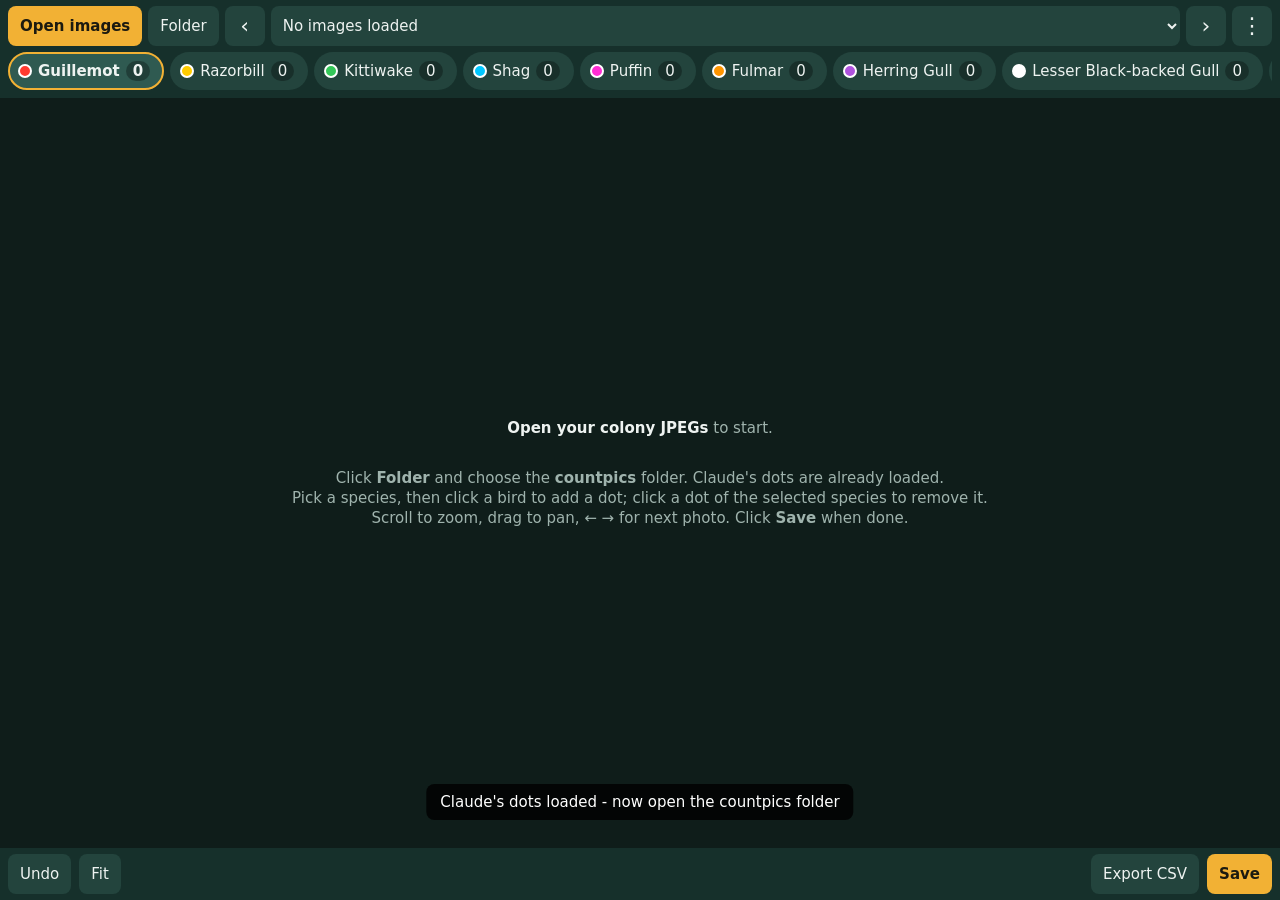
<file: trainer/editor/index.html>
<!doctype html>
<html lang="en">
<head>
<meta charset="utf-8">
<meta name="viewport" content="width=device-width, initial-scale=1, viewport-fit=cover">
<meta name="theme-color" content="#16302b">
<meta name="apple-mobile-web-app-capable" content="yes">
<meta name="apple-mobile-web-app-status-bar-style" content="black-translucent">
<title>Colony Counter</title>

<link rel="icon" href="icons/icon-192.png">
<link rel="apple-touch-icon" href="icons/icon-192.png">
<link rel="stylesheet" href="styles.css">
</head>
<body>
<header class="bar top">
  <div class="row">
    <label class="btn primary" title="Choose JPEG files">
      Open images
      <input id="fileInput" type="file" accept="image/jpeg,image/png,.jpg,.jpeg,.png" multiple hidden>
    </label>
    <label class="btn" id="folderBtn" title="Choose a whole folder">
      Folder
      <input id="folderInput" type="file" webkitdirectory directory multiple hidden>
    </label>
    <button class="btn icon" id="prevBtn" aria-label="Previous image">&#8249;</button>
    <select id="imageSelect" aria-label="Image"><option value="">No images loaded</option></select>
    <button class="btn icon" id="nextBtn" aria-label="Next image">&#8250;</button>
    <button class="btn icon" id="menuBtn" aria-label="More">&#8942;</button>
  </div>
  <div class="row species" id="speciesBar" role="radiogroup" aria-label="Species"></div>
</header>

<main id="stage">
  <canvas id="canvas"></canvas>
  <div id="empty" class="empty">
    <p><strong>Open your colony JPEGs</strong> to start.</p>
    <p>Click <b>Folder</b> and choose the <b>countpics</b> folder. Claude's dots are already loaded.<br>Pick a species, then click a bird to add a dot; click a dot of the selected species to remove it.<br>
       Scroll to zoom, drag to pan, ← → for next photo. Click <b>Save</b> when done.</p>
  </div>
</main>

<footer class="bar bottom">
  <button class="btn" id="undoBtn">Undo</button>
  <button class="btn" id="fitBtn">Fit</button>
  <span id="status" class="status"></span>
  <button class="btn" id="exportBtn">Export CSV</button>
  <button class="btn primary" id="saveBtn">Save</button>
</footer>

<dialog id="menu">
  <form method="dialog">
    <h2>Options</h2>
    <button class="btn wide" value="points">Export point locations (CSV)</button>
    <button class="btn wide" value="backup">Back up all data (JSON)</button>
    <label class="btn wide">Restore from backup…
      <input id="restoreInput" type="file" accept="application/json,.json" hidden>
    </label>
    <button class="btn wide" value="species">Edit species list</button>
    <button class="btn wide danger" value="clearImage">Clear dots on this image</button>
    <button class="btn wide danger" value="clearAll">Clear ALL data</button>
    <button class="btn wide" value="close">Close</button>
  </form>
</dialog>

<dialog id="speciesDlg">
  <form method="dialog">
    <h2>Species list</h2>
    <p class="hint">One species per line. Existing dots keep their species name.</p>
    <textarea id="speciesText" rows="10"></textarea>
    <div class="row end">
      <button class="btn" value="reset">Restore defaults</button>
      <button class="btn" value="cancel">Cancel</button>
      <button class="btn primary" value="save">Save</button>
    </div>
  </form>
</dialog>

<script src="start_dots.js"></script>
<script src="app.js"></script>
</body>
</html>
</file>
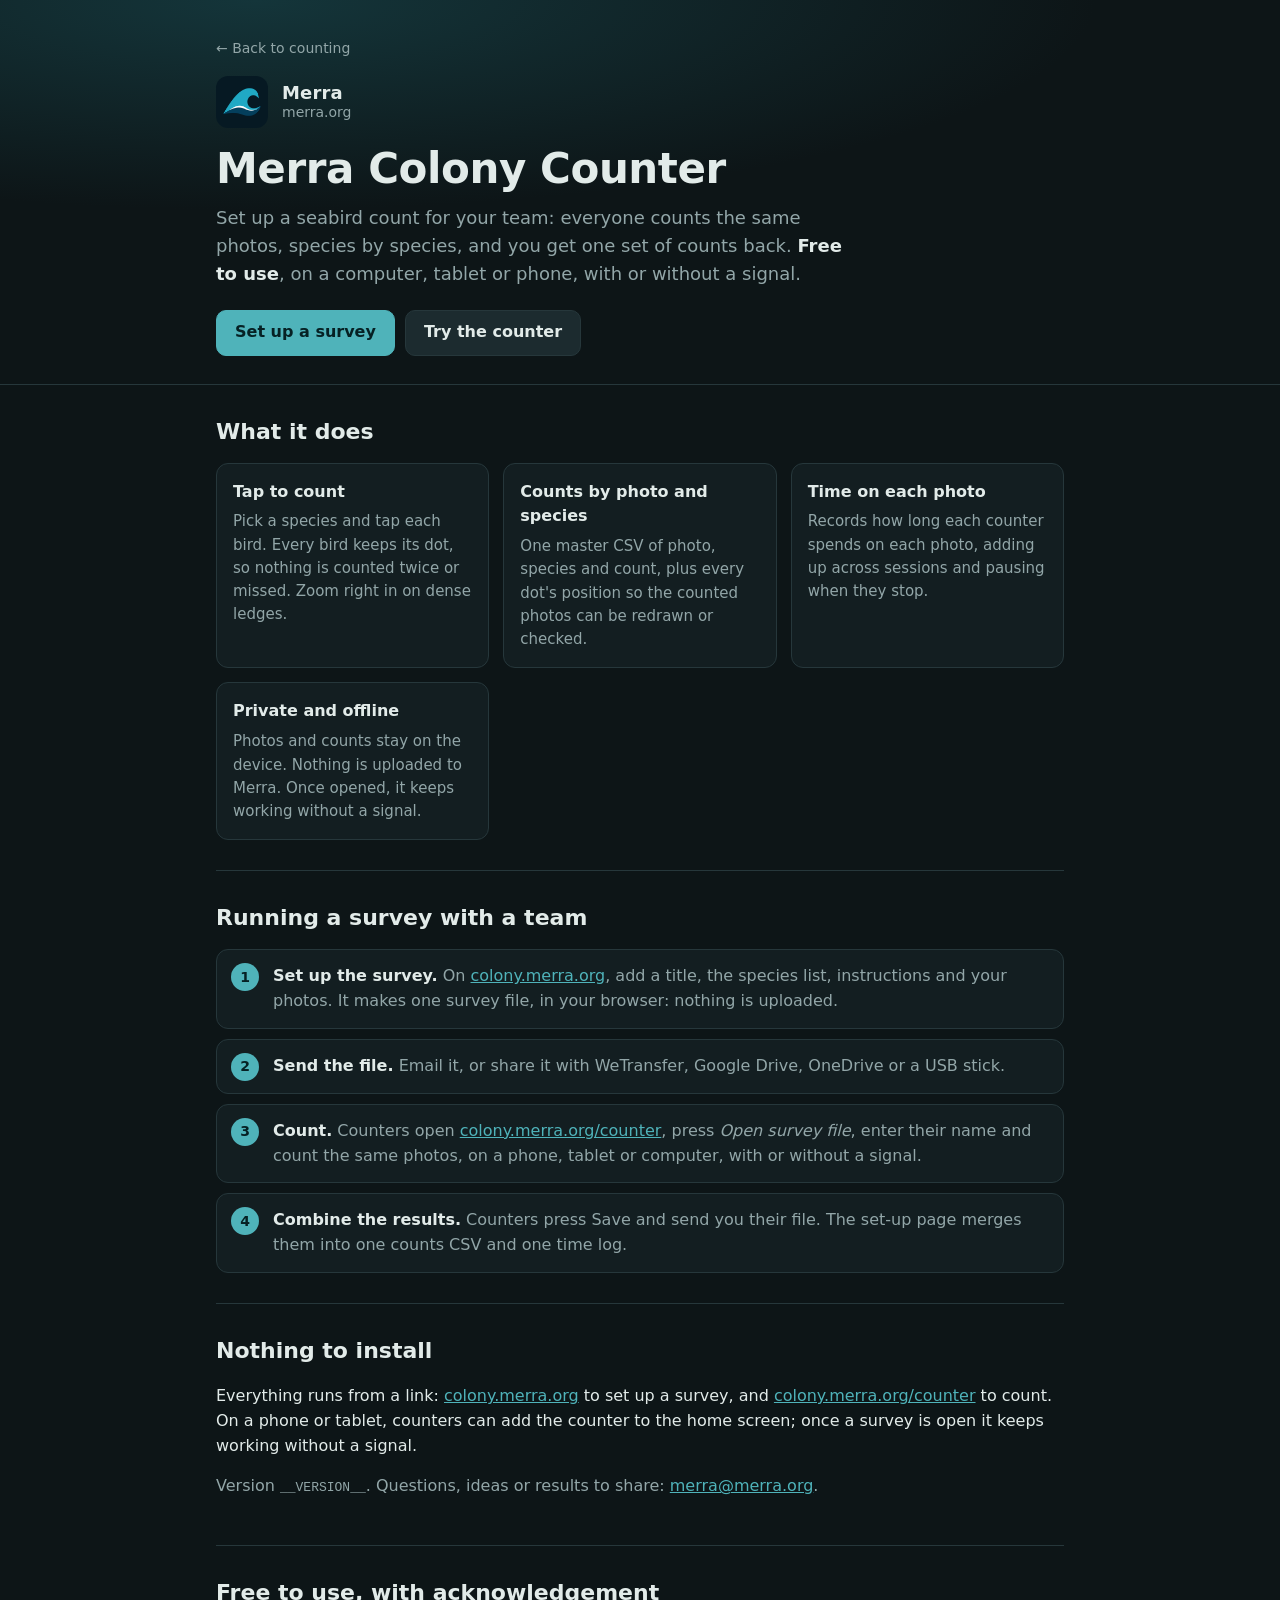
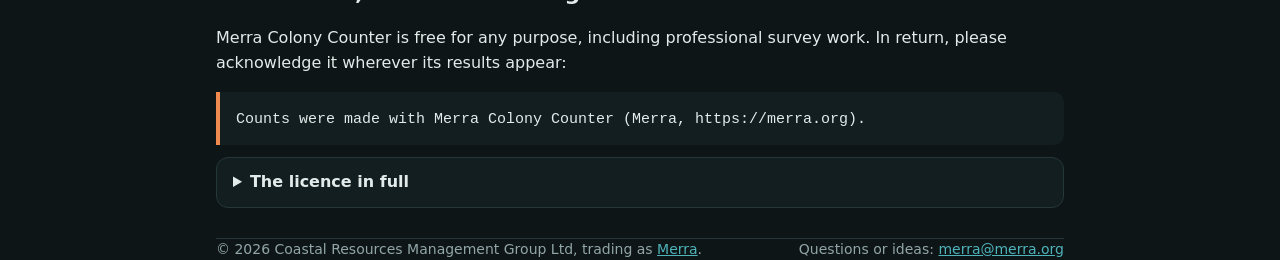
<file: app/about.html>
<!doctype html>
<html lang="en">
<head>
<meta charset="utf-8">
<meta name="viewport" content="width=device-width, initial-scale=1, viewport-fit=cover">
<meta name="theme-color" content="#131e21">
<meta name="description" content="Merra Colony Counter: a free tool for counting seabirds in colony photos, by species, with time logs and CSV export. Build a survey, send it to your counters, combine the results.">
<title>Merra Colony Counter</title>
<link rel="icon" href="icons/merra-favicon-64.png">
<link rel="apple-touch-icon" href="icons/merra-apple-touch-180.png">
<style>
  :root { --bg:#0d1517; --panel:#131e21; --soft:#1c2b2f; --line:#26373b; --fg:#e2ebe9; --muted:#92a6a8;
          --sea:#4fb3ba; --sea-ink:#062124; --buoy:#f08a4f; }
  * { box-sizing: border-box; }
  html { -webkit-text-size-adjust: 100%; }
  body { margin:0; background:var(--bg); color:var(--fg); font:16px/1.55 system-ui,-apple-system,"Segoe UI",Roboto,sans-serif; }
  a { color: var(--sea); }
  .wrap { max-width: 880px; margin: 0 auto; padding: 0 16px; }
  header.hero { padding: 36px 0 28px; border-bottom: 1px solid var(--line);
    background: radial-gradient(1200px 300px at 20% 0%, #14353a 0%, transparent 70%); }
  [hidden] { display:none !important; }
  .back { display:inline-block; margin-bottom:16px; color: var(--muted); text-decoration:none; font-size:14px; }
  .back:hover { color: var(--fg); }
  .mark { display:flex; align-items:center; gap:14px; margin-bottom:18px; text-decoration:none; color:var(--fg); }
  .mark img { width:52px; height:52px; border-radius:12px; }
  .mark span { font-size:14px; color:var(--muted); line-height:1.25; }
  .mark b { display:block; color:var(--fg); font-size:18px; letter-spacing:.01em; }
  h1 { font-size: clamp(28px, 5vw, 42px); line-height:1.1; margin: 0 0 12px; letter-spacing:-.01em; }
  .lead { font-size: 18px; color: var(--muted); margin: 0 0 22px; max-width: 640px; }
  .lead b { color: var(--fg); }
  .actions { display:flex; flex-wrap:wrap; gap:10px; }
  .btn { display:inline-flex; align-items:center; justify-content:center; gap:8px; min-height:46px; padding: 0 18px;
    border-radius:10px; background:var(--soft); color:var(--fg); text-decoration:none; font-weight:600; border:1px solid var(--line); }
  .btn:hover { border-color: var(--sea); }
  .btn.primary { background:var(--sea); color:var(--sea-ink); border-color:var(--sea); }
  .btn small { font-weight:500; opacity:.75; }
  section { padding: 30px 0; border-bottom: 1px solid var(--line); }
  h2 { font-size: 22px; margin: 0 0 14px; }
  .grid { display:grid; grid-template-columns: repeat(auto-fit, minmax(240px, 1fr)); gap: 14px; }
  .card { background: var(--panel); border:1px solid var(--line); border-radius: 12px; padding: 16px; }
  .card h3 { margin: 0 0 6px; font-size: 16px; }
  .card p { margin: 0; color: var(--muted); font-size: 15px; }
  ol.flow { margin:0; padding:0; list-style:none; counter-reset: s; display:grid; gap:10px; }
  ol.flow li { counter-increment: s; background:var(--panel); border:1px solid var(--line); border-radius:12px; padding:14px 14px 14px 56px; position:relative; }
  ol.flow li::before { content: counter(s); position:absolute; left:14px; top:13px; width:28px; height:28px; border-radius:50%;
    background:var(--sea); color:var(--sea-ink); font-weight:700; display:grid; place-items:center; font-size:14px; }
  ol.flow b { color: var(--fg); }
  ol.flow span { color: var(--muted); }
  .dl { display:flex; flex-wrap:wrap; align-items:center; justify-content:space-between; gap:12px; }
  .dl + .dl { margin-top: 12px; }
  .dl p { margin: 2px 0 0; color: var(--muted); font-size: 14px; }
  .cite { background: var(--panel); border-left: 4px solid var(--buoy); padding: 14px 16px; border-radius: 0 10px 10px 0; margin: 12px 0; }
  .cite code { font-family: ui-monospace, "IBM Plex Mono", Consolas, monospace; font-size: 15px; color: var(--fg); }
  .muted { color: var(--muted); }
  details { background:var(--panel); border:1px solid var(--line); border-radius:12px; padding: 12px 16px; margin-top: 12px; }
  details summary { cursor:pointer; font-weight:600; }
  details li { margin: 6px 0; }
  footer { padding: 26px 0 40px; color: var(--muted); font-size: 14px; }
  footer .row { display:flex; flex-wrap:wrap; gap: 8px 20px; align-items:center; justify-content:space-between; }
  .ver { font-family: ui-monospace, Consolas, monospace; font-size: 13px; }
</style>
</head>
<body>
<header class="hero">
  <div class="wrap">
    <a class="back" id="back" href="./">&larr; Back to counting</a>
    <a class="mark" href="https://merra.org" rel="noopener"><img src="icons/merra-192.png" alt="Merra"><span><b>Merra</b>merra.org</span></a>
    <h1>Merra Colony Counter</h1>
    <p class="lead">Set up a seabird count for your team: everyone counts the same photos, species by species,
      and you get one set of counts back. <b>Free to use</b>, on a computer, tablet or phone, with or without a signal.</p>
    <div class="actions">
      <a class="btn primary" href="https://colony.merra.org/">Set up a survey</a>
      <a class="btn" href="https://colony.merra.org/counter/">Try the counter</a>
    </div>
  </div>
</header>

<main class="wrap">
  <section>
    <h2>What it does</h2>
    <div class="grid">
      <div class="card"><h3>Tap to count</h3><p>Pick a species and tap each bird. Every bird keeps its dot, so nothing is counted twice or missed. Zoom right in on dense ledges.</p></div>
      <div class="card"><h3>Counts by photo and species</h3><p>One master CSV of photo, species and count, plus every dot's position so the counted photos can be redrawn or checked.</p></div>
      <div class="card"><h3>Time on each photo</h3><p>Records how long each counter spends on each photo, adding up across sessions and pausing when they stop.</p></div>
      <div class="card"><h3>Private and offline</h3><p>Photos and counts stay on the device. Nothing is uploaded to Merra. Once opened, it keeps working without a signal.</p></div>
    </div>
  </section>

  <section>
    <h2>Running a survey with a team</h2>
    <ol class="flow">
      <li><b>Set up the survey.</b> <span>On <a href="https://colony.merra.org/">colony.merra.org</a>, add a title, the species list, instructions and your photos. It makes one survey file, in your browser: nothing is uploaded.</span></li>
      <li><b>Send the file.</b> <span>Email it, or share it with WeTransfer, Google Drive, OneDrive or a USB stick.</span></li>
      <li><b>Count.</b> <span>Counters open <a href="https://colony.merra.org/counter/">colony.merra.org/counter</a>, press <i>Open survey file</i>, enter their name and count the same photos, on a phone, tablet or computer, with or without a signal.</span></li>
      <li><b>Combine the results.</b> <span>Counters press Save and send you their file. The set-up page merges them into one counts CSV and one time log.</span></li>
    </ol>
  </section>


  <section>
    <h2>Nothing to install</h2>
    <p>Everything runs from a link: <a href="https://colony.merra.org/">colony.merra.org</a> to set up a survey, and
      <a href="https://colony.merra.org/counter/">colony.merra.org/counter</a> to count. On a phone or tablet, counters can add the counter
      to the home screen; once a survey is open it keeps working without a signal.</p>
    <p class="muted">Version <span class="ver">__VERSION__</span>. Questions, ideas or results to share:
      <a href="mailto:merra@merra.org?subject=Merra%20Colony%20Counter">merra@merra.org</a>.</p>
  </section>

  <section id="licence">
    <h2>Free to use, with acknowledgement</h2>
    <p>Merra Colony Counter is free for any purpose, including professional survey work. In return, please acknowledge it wherever its results appear:</p>
    <div class="cite"><code>Counts were made with Merra Colony Counter (Merra, https://merra.org).</code></div>
    <details>
      <summary>The licence in full</summary>
      <ol>
        <li><b>Acknowledge Merra</b> when counts, time logs or other results made with Merra Colony Counter appear in a report, publication, presentation, dataset or website.</li>
        <li><b>Keep the credit.</b> Do not remove or hide the Merra name, logo, the link to merra.org or this licence from the app, the survey builder, or any copy you share or publish, including survey apps made with the survey builder.</li>
        <li><b>Say if you changed it.</b> A changed version must say clearly that it has been modified, keep this licence, and not be presented as made, endorsed or supported by Merra.</li>
      </ol>
      <p class="muted">The software is provided "as is", without warranty of any kind. Check counts that matter. Coastal Resources Management Group Ltd is not liable for any claim, damages or other liability arising from its use. Your photos, dots and counts stay on your device and are yours.</p>
    </details>
  </section>
</main>

<footer class="wrap">
  <div class="row">
    <span>© 2026 Coastal Resources Management Group Ltd, trading as <a href="https://merra.org">Merra</a>.</span>
    <span>Questions or ideas: <a href="mailto:merra@merra.org?subject=Merra%20Colony%20Counter">merra@merra.org</a></span>
  </div>
</footer>
<script>
  // On colony.merra.org itself this page is reached from the survey set-up page, so there is no counter to go back to.
  if (location.hostname === 'colony.merra.org' && !location.pathname.startsWith('/counter/')) document.getElementById('back').hidden = true;
</script>
</body>
</html>
</file>
<file: trainer/editor/styles.css>
:root {
  --bg: #0f1d1a;
  --bar: #16302b;
  --fg: #eef3f1;
  --muted: #9fb3ad;
  --btn: #23443d;
  --btn-hi: #2f5a51;
  --accent: #f2b134;
  --danger: #c4483e;
}
* { box-sizing: border-box; }
[hidden] { display: none !important; }
html, body { margin: 0; height: 100%; background: var(--bg); color: var(--fg);
  font: 15px/1.35 system-ui, -apple-system, "Segoe UI", Roboto, sans-serif; }
body { display: flex; flex-direction: column; height: 100dvh; overflow: hidden; }

.bar { background: var(--bar); padding: 6px 8px; flex: none; }
.bar.top { padding-top: max(6px, env(safe-area-inset-top)); }
.bar.bottom { display: flex; align-items: center; gap: 8px;
  padding-bottom: max(6px, env(safe-area-inset-bottom)); }
.row { display: flex; align-items: center; gap: 6px; }
.row + .row { margin-top: 6px; }
.row.end { justify-content: flex-end; margin-top: 10px; }

.btn { appearance: none; border: 0; border-radius: 8px; background: var(--btn); color: var(--fg);
  padding: 9px 12px; font: inherit; cursor: pointer; white-space: nowrap; user-select: none;
  display: inline-flex; align-items: center; justify-content: center; min-height: 40px; }
.btn:hover { background: var(--btn-hi); }
.btn.primary { background: var(--accent); color: #1c1a10; font-weight: 600; }
.btn.danger { background: var(--danger); }
.btn.icon { width: 40px; padding: 0; font-size: 22px; }
.btn.wide { width: 100%; margin: 4px 0; }
.btn:disabled { opacity: .4; cursor: default; }

select { flex: 1; min-width: 0; min-height: 40px; border-radius: 8px; border: 0;
  background: var(--btn); color: var(--fg); font: inherit; padding: 0 8px; }

.species { overflow-x: auto; scrollbar-width: none; padding-bottom: 2px; }
.species::-webkit-scrollbar { display: none; }
.chip { flex: none; display: inline-flex; align-items: center; gap: 6px; border-radius: 999px;
  border: 2px solid transparent; background: var(--btn); color: var(--fg); padding: 6px 12px 6px 8px;
  font: inherit; cursor: pointer; min-height: 38px; }
.chip .sw { width: 14px; height: 14px; border-radius: 50%; border: 2px solid #fff; }
.chip .n { background: rgba(0,0,0,.3); border-radius: 999px; padding: 0 7px; font-variant-numeric: tabular-nums; }
.chip[aria-checked="true"] { border-color: var(--accent); background: var(--btn-hi); font-weight: 600; }

main { position: relative; flex: 1; min-height: 0; }
canvas { position: absolute; inset: 0; width: 100%; height: 100%; touch-action: none; display: block; cursor: crosshair; }
.empty { position: absolute; inset: 0; display: flex; flex-direction: column; align-items: center;
  justify-content: center; text-align: center; color: var(--muted); padding: 24px; pointer-events: none; }
.empty strong { color: var(--fg); }

.status { flex: 1; text-align: center; color: var(--muted); font-size: 13px; overflow: hidden;
  text-overflow: ellipsis; white-space: nowrap; }

dialog { background: var(--bar); color: var(--fg); border: 0; border-radius: 14px; width: min(420px, 92vw); padding: 16px; }
dialog::backdrop { background: rgba(0,0,0,.6); }
dialog h2 { margin: 0 0 10px; font-size: 18px; }
.hint { color: var(--muted); font-size: 13px; margin: 0 0 8px; }
textarea { width: 100%; border-radius: 8px; border: 0; background: var(--bg); color: var(--fg); font: inherit; padding: 8px; }

.toast { position: fixed; left: 50%; bottom: 80px; transform: translateX(-50%); background: #000c;
  color: #fff; padding: 8px 14px; border-radius: 8px; pointer-events: none; z-index: 10; }
</file>
